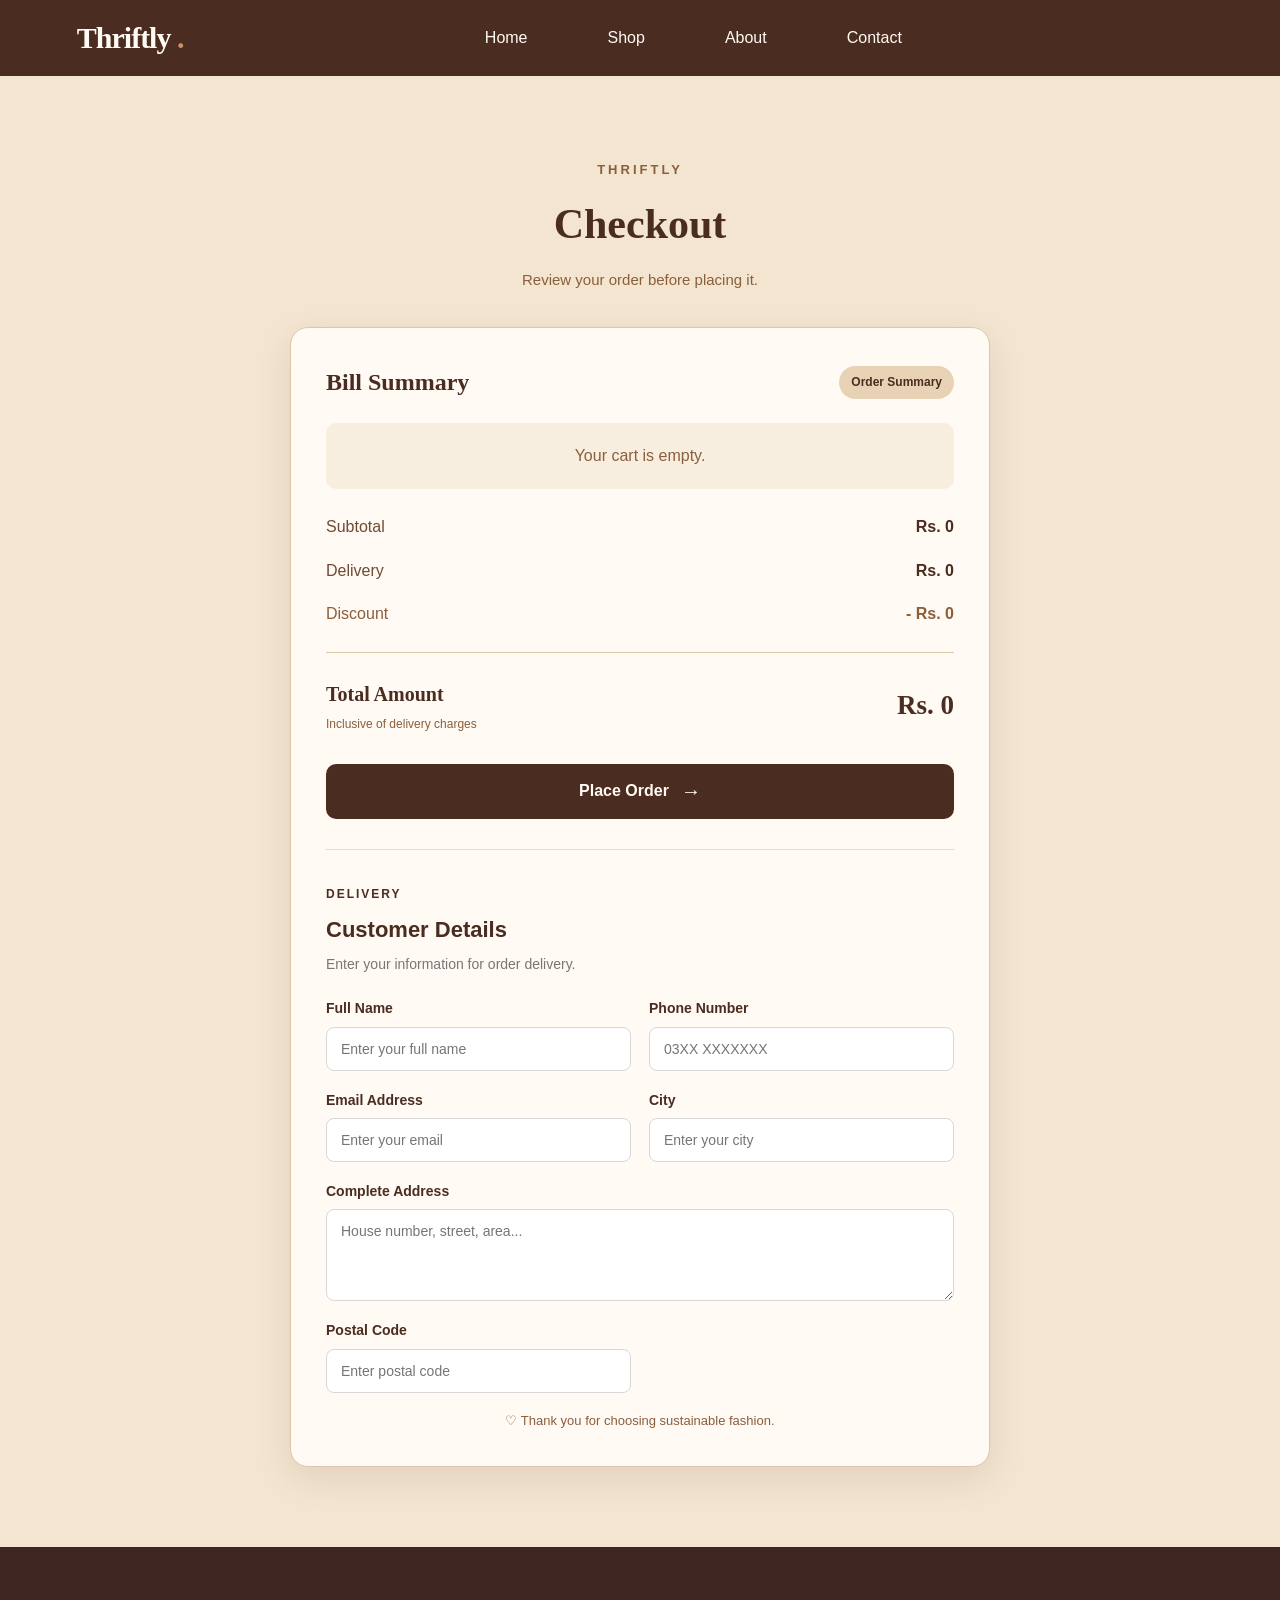
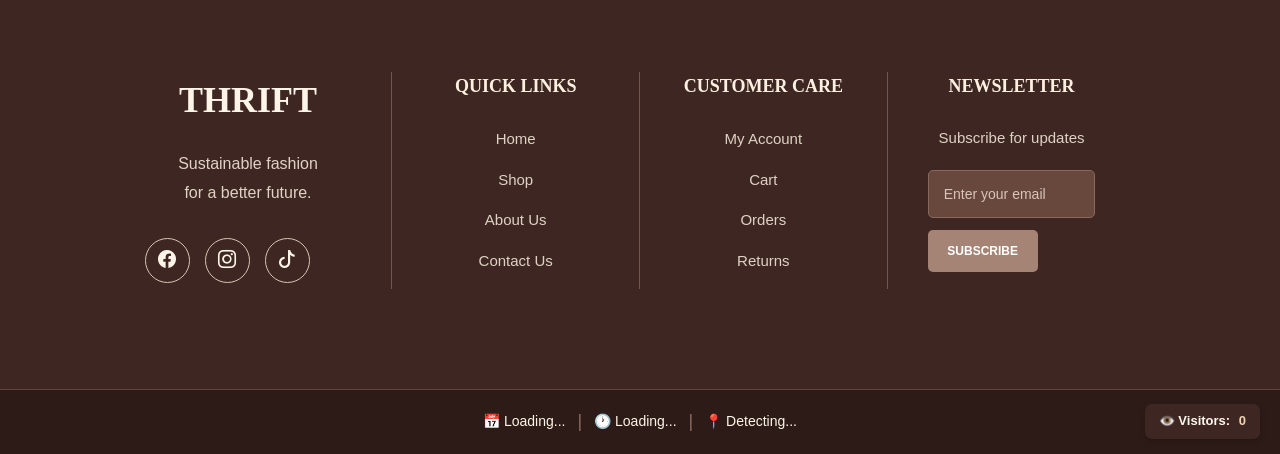
<file: cart.html>
<!DOCTYPE html>
<html lang="en">

<head>
    <meta charset="UTF-8">
    <meta name="viewport" content="width=device-width, initial-scale=1.0">

    <title>Thriftly | Sustainable Fashion</title>

    <link rel="stylesheet" href="style.css">
    <link rel="stylesheet" href="cart.css">

    <link rel="stylesheet"
        href="https://cdn.jsdelivr.net/npm/bootstrap-icons@1.11.3/font/bootstrap-icons.min.css">
</head>

<body>

    <header class="navbar" id="main-navbar">

        <div class="logo">
            <a href="index.html">Thriftly</a>
        </div>

        <nav class="nav-links" id="nav-links">

            <a href="index.html#home">
                Home
            </a>

            <a href="index.html#shop">
                Shop
            </a>

            <a href="index.html#about">
                About
            </a>

            <a href="index.html#contact">
                Contact
            </a>

        </nav>

        <!-- <button class="menu-btn" id="menu-btn" type="button">
            ☰
        </button> -->

    </header>

    <section class="checkout-section">

        <div class="checkout-container">

            <div class="checkout-header">

                <span class="checkout-label">
                    THRIFTLY
                </span>

                <h2>
                    Checkout
                </h2>

                <p>
                    Review your order before placing it.
                </p>

            </div>

            <div class="bill-card">

                <div class="bill-title">

                    <h3>
                        Bill Summary
                    </h3>

                    <span class="order-status">
                        Order Summary
                    </span>

                </div>

                <div id="checkout-products" class="checkout-products">
                </div>

                <div class="bill-details">

                    <div class="bill-row">

                        <span>
                            Subtotal
                        </span>

                        <strong id="subtotal">
                            Rs. 0
                        </strong>

                    </div>

                    <div class="bill-row">

                        <span>
                            Delivery
                        </span>

                        <strong id="delivery">
                            Rs. 250
                        </strong>

                    </div>

                    <div class="bill-row discount-row">

                        <span>
                            Discount
                        </span>

                        <strong id="discount">
                            - Rs. 500
                        </strong>

                    </div>

                </div>

                <div class="divider"></div>

                <div class="total-row">

                    <div>

                        <span>
                            Total Amount
                        </span>

                        <small>
                            Inclusive of delivery charges
                        </small>

                    </div>

                    <strong id="total">
                        Rs. 0
                    </strong>

                </div>

                <button class="checkout-btn" onclick="placeOrder()">

                    Place Order

                    <span>
                        →
                    </span>

                </button>

                <div class="billing-section" id="billing-section">

                    <div class="billing-header">

                        <span>
                            DELIVERY
                        </span>

                        <h3>
                            Customer Details
                        </h3>

                        <p>
                            Enter your information for order delivery.
                        </p>

                    </div>

                    <div class="billing-form">

                        <div class="form-group">

                            <label for="customer-name">
                                Full Name
                            </label>

                            <input type="text" id="customer-name"
                                placeholder="Enter your full name" required>

                        </div>

                        <div class="form-group">

                            <label for="customer-phone">
                                Phone Number
                            </label>

                            <input type="tel" id="customer-phone"
                                placeholder="03XX XXXXXXX" required>

                        </div>

                        <div class="form-group">

                            <label for="customer-email">
                                Email Address
                            </label>

                            <input type="email" id="customer-email"
                                placeholder="Enter your email" required>

                        </div>

                        <div class="form-group">

                            <label for="customer-city">
                                City
                            </label>

                            <input type="text" id="customer-city"
                                placeholder="Enter your city" required>

                        </div>

                        <div class="form-group full-width">

                            <label for="customer-address">
                                Complete Address
                            </label>

                            <textarea id="customer-address" rows="4"
                                placeholder="House number, street, area..."
                                required></textarea>

                        </div>

                        <div class="form-group">

                            <label for="customer-postal">
                                Postal Code
                            </label>

                            <input type="text" id="customer-postal"
                                placeholder="Enter postal code" required>

                        </div>

                    </div>

                </div>

                <div class="payment-section" id="payment-section">

                    <div class="payment-header">

                        <span>
                            PAYMENT
                        </span>

                        <h3>
                            Choose Payment Method
                        </h3>

                        <p>
                            Select your preferred payment option.
                        </p>

                    </div>

                    <div class="payment-options">

                        <label class="payment-option">

                            <input type="radio" name="payment"
                                value="Cash on Delivery">

                            <div class="payment-content">

                                <div>

                                    <h4>
                                        Cash on Delivery
                                    </h4>

                                    <p>
                                        Pay when your order arrives.
                                    </p>

                                </div>

                                <span class="payment-icon">
                                    COD
                                </span>

                            </div>

                        </label>

                        <label class="payment-option">

                            <input type="radio" name="payment"
                                value="Bank Transfer">

                            <div class="payment-content">

                                <div>

                                    <h4>
                                        Bank Transfer
                                    </h4>

                                    <p>
                                        Pay through bank transfer.
                                    </p>

                                </div>

                                <span class="payment-icon">
                                    BANK
                                </span>

                            </div>

                        </label>

                        <label class="payment-option">

                            <input type="radio" name="payment"
                                value="Easypaisa">

                            <div class="payment-content">

                                <div>

                                    <h4>
                                        Easypaisa
                                    </h4>

                                    <p>
                                        Pay using Easypaisa.
                                    </p>

                                </div>

                                <span class="payment-icon">
                                    EP
                                </span>

                            </div>

                        </label>

                    </div>

                    <button class="confirm-order-btn"
                        onclick="confirmOrder()">

                        Confirm Order

                        <span>
                            →
                        </span>

                    </button>

                </div>

                <p class="secure-text">
                    ♡ Thank you for choosing sustainable fashion.
                </p>

            </div>

        </div>

    </section>

    <footer class="footer">

        <div class="footer-container">

            <div class="footer-box brand-box">

                <h2>
                    THRIFT
                </h2>

                <p>
                    Sustainable fashion<br>
                    for a better future.
                </p>

                <div class="social-icons">

                    <a href="https://www.facebook.com/login/" target="_blank">
                        <i class="bi bi-facebook"></i>
                    </a>

                    <a href="https://www.instagram.com/accounts/login/" target="_blank">
                        <i class="bi bi-instagram"></i>
                    </a>

                    <a href="https://www.tiktok.com/login" target="_blank">
                        <i class="bi bi-tiktok"></i>
                    </a>

                </div>

            </div>

            <div class="footer-box">

                <h3>
                    QUICK LINKS
                </h3>

                <ul>

                    <li>
                        <a href="index.html#home">
                            Home
                        </a>
                    </li>

                    <li>
                        <a href="index.html#shop">
                            Shop
                        </a>
                    </li>

                    <li>
                        <a href="index.html#about">
                            About Us
                        </a>
                    </li>

                    <li>
                        <a href="index.html#contact">
                            Contact Us
                        </a>
                    </li>

                </ul>

            </div>

            <div class="footer-box">

                <h3>
                    CUSTOMER CARE
                </h3>

                <ul>

                    <li>
                        <a href="index.html#contact">
                            My Account
                        </a>
                    </li>

                    <li>
                        <a href="cart.html">
                            Cart
                        </a>
                    </li>

                    <li>
                        <a href="#">
                            Orders
                        </a>
                    </li>

                    <li>
                        <a href="#">
                            Returns
                        </a>
                    </li>

                </ul>

            </div>

            <div class="footer-box newsletter-box">

                <h3>
                    NEWSLETTER
                </h3>

                <p>
                    Subscribe for updates
                </p>

                <form id="newsletterForm">

                    <input type="email"
                        placeholder="Enter your email" required>

                    <button type="submit">
                        SUBSCRIBE
                    </button>

                </form>

            </div>

        </div>

    </footer>

    <div class="footer-bottom">

        <div class="footer-info">

            <span>
                📅
                <span id="date">
                    Loading...
                </span>
            </span>

            <span class="separator">
                |
            </span>

            <span>
                🕐
                <span id="time">
                    Loading...
                </span>
            </span>

            <span class="separator">
                |
            </span>

            <span>
                📍
                <span id="location">
                    Detecting...
                </span>
            </span>

            <div class="visitor-top">

                <span>
                    👁️ Visitors:
                </span>

                <b id="visitorCount">
                    0
                </b>

            </div>

        </div>

    </div>

    <script src="cart.js"></script>

</body>

</html>
</file>
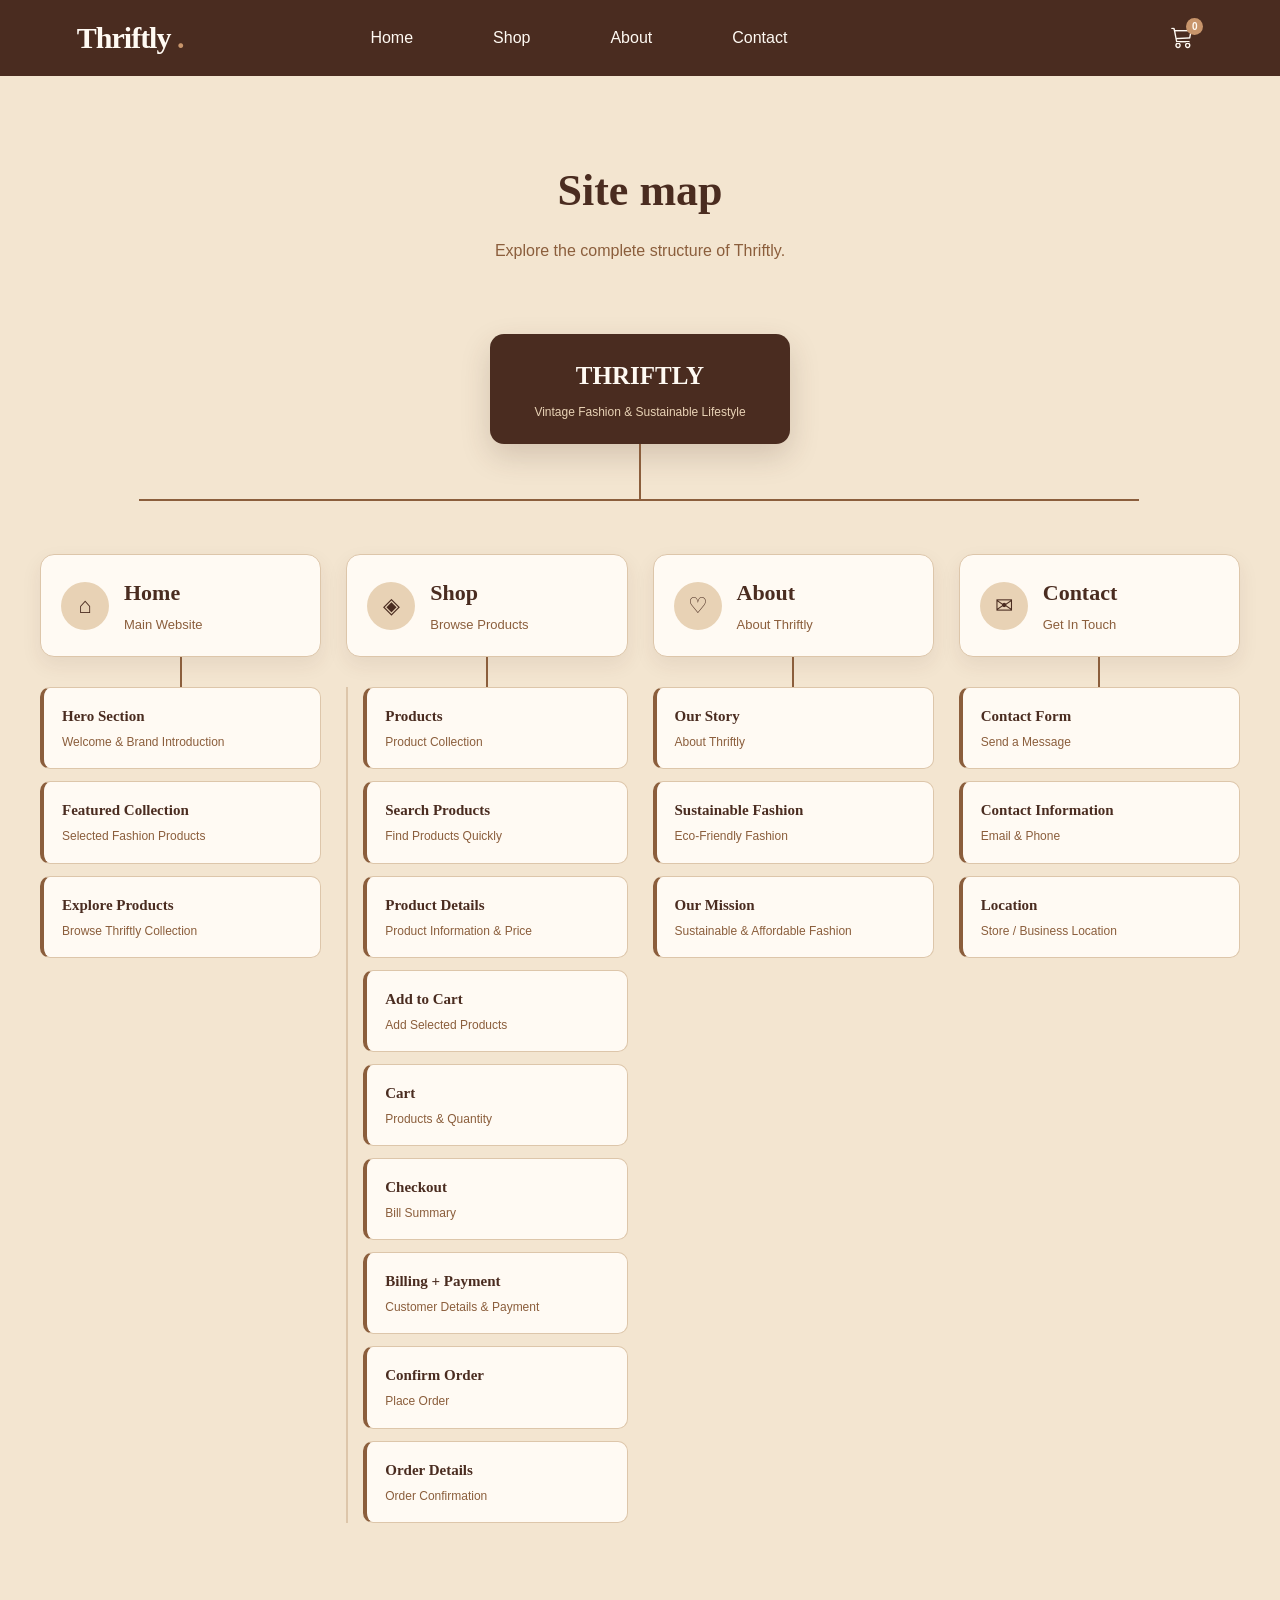
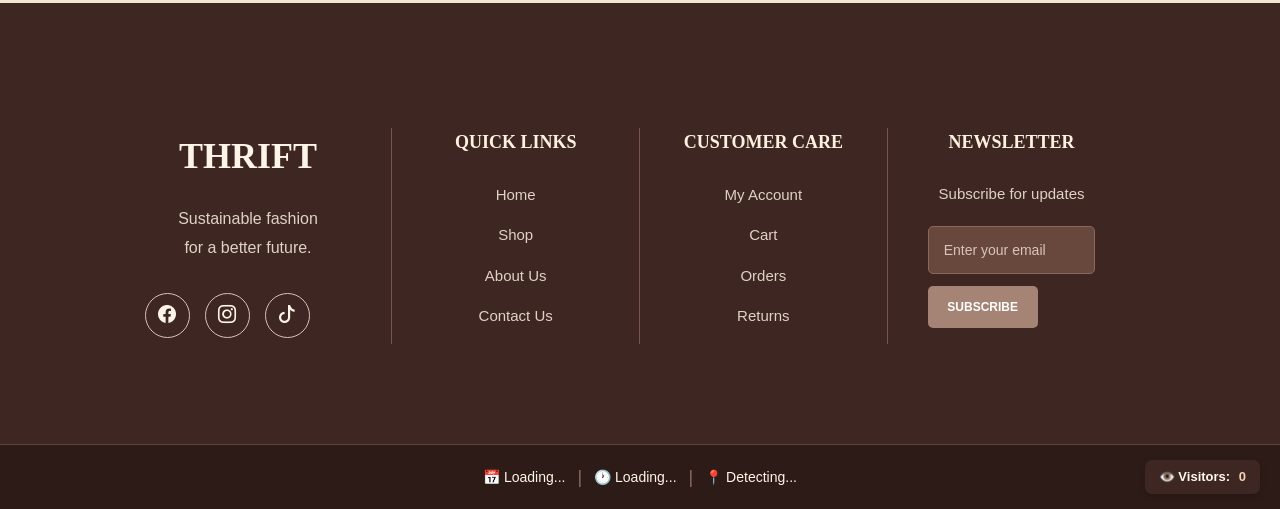
<file: sitemap.html>
<!DOCTYPE html>
<html lang="en">

<head>

    <meta charset="UTF-8">

    <meta name="viewport" content="width=device-width, initial-scale=1.0">

    <title>Thriftly | Sustainable Fashion</title>
    <link rel="stylesheet" href="style.css">
    <link rel="stylesheet" href="sitemap.css">

     <link rel="stylesheet"
        href="https://cdn.jsdelivr.net/npm/bootstrap-icons@1.11.3/font/bootstrap-icons.min.css">

</head>

<body>

    <header class="navbar" id="main-navbar">

        <div class="logo">
            Thriftly
        </div>

        <nav class="nav-links" id="nav-links">

            <a href="index.html#home">
                Home
            </a>

            <a href="index.html#shop">
                Shop
            </a>

            <a href="index.html#about">
                About
            </a>

            <a href="index.html#contact">
                Contact
            </a>

        </nav>

        <div class="nav-right">

            <a href="cart.html" class="icon-btn cart-icon">
                <i class="bi bi-cart3"></i>
                <span id="cart-count">0</span>
            </a>

        </div>

        <button class="menu-btn" id="menu-btn" type="button">
            ☰
        </button>

    </header>

    <section class="sitemap-section">

        <div class="sitemap-container">

            <div class="sitemap-header">

                <h1 class="display-1">
                    Site map
                </h1>

                <p>
                    Explore the complete structure of Thriftly.
                </p>

            </div>

            <div class="tree">

                <div class="root-node">
                    THRIFTLY
                    <small>Vintage Fashion & Sustainable Lifestyle</small>
                </div>

                <div class="main-branch"></div>

                <div class="main-pages">

                    <div class="page-branch">

                        <a href="index.html" class="page-node">

                            <span class="node-icon">⌂</span>

                            <div>
                                <h2>Home</h2>

                                <p>
                                    Main Website
                                </p>
                            </div>

                        </a>

                        <div class="sub-branch"></div>

                        <div class="children">

                            <a href="index.html" class="child-node">

                                <strong>Hero Section</strong>

                                <small>
                                    Welcome & Brand Introduction
                                </small>

                            </a>

                            <a href="index.html" class="child-node">

                                <strong>Featured Collection</strong>

                                <small>
                                    Selected Fashion Products
                                </small>

                            </a>

                            <a href="index.html" class="child-node">

                                <strong>Explore Products</strong>

                                <small>
                                    Browse Thriftly Collection
                                </small>

                            </a>

                        </div>

                    </div>

                    <div class="page-branch">

                        <a href="index.html#shop" class="page-node">

                            <span class="node-icon">◈</span>

                            <div>
                                <h2>Shop</h2>

                                <p>
                                    Browse Products
                                </p>
                            </div>

                        </a>

                        <div class="sub-branch"></div>

                        <div class="children">

                            <a href="index.html#shop" class="child-node">

                                <strong>Products</strong>

                                <small>
                                    Product Collection
                                </small>

                            </a>

                            <a href="index.html#shop" class="child-node">

                                <strong>Search Products</strong>

                                <small>
                                    Find Products Quickly
                                </small>

                            </a>

                            <a href="index.html#shop" class="child-node">

                                <strong>Product Details</strong>

                                <small>
                                    Product Information & Price
                                </small>

                            </a>

                            <a href="cart.html" class="child-node">

                                <strong>Add to Cart</strong>

                                <small>
                                    Add Selected Products
                                </small>

                            </a>

                            <a href="cart.html" class="child-node">

                                <strong>Cart</strong>

                                <small>
                                    Products & Quantity
                                </small>

                            </a>

                            <a href="cart.html" class="child-node">

                                <strong>Checkout</strong>

                                <small>
                                    Bill Summary
                                </small>

                            </a>

                            <a href="cart.html" class="child-node">

                                <strong>Billing + Payment</strong>

                                <small>
                                    Customer Details & Payment
                                </small>

                            </a>

                            <a href="cart.html" class="child-node">

                                <strong>Confirm Order</strong>

                                <small>
                                    Place Order
                                </small>

                            </a>

                            <a href="order.html" class="child-node">

                                <strong>Order Details</strong>

                                <small>
                                    Order Confirmation
                                </small>

                            </a>

                        </div>

                    </div>

                    <div class="page-branch">

                        <a href="index.html#about" class="page-node">

                            <span class="node-icon">♡</span>

                            <div>
                                <h2>About</h2>

                                <p>
                                    About Thriftly
                                </p>
                            </div>

                        </a>

                        <div class="sub-branch"></div>

                        <div class="children">

                            <a href="index.html#about" class="child-node">

                                <strong>Our Story</strong>

                                <small>
                                    About Thriftly
                                </small>

                            </a>

                            <a href="index.html#about" class="child-node">

                                <strong>Sustainable Fashion</strong>

                                <small>
                                    Eco-Friendly Fashion
                                </small>

                            </a>

                            <a href="index.html#about" class="child-node">

                                <strong>Our Mission</strong>

                                <small>
                                    Sustainable & Affordable Fashion
                                </small>

                            </a>

                        </div>

                    </div>

                    <div class="page-branch">

                        <a href="index.html#contact" class="page-node">

                            <span class="node-icon">✉</span>

                            <div>
                                <h2>Contact</h2>

                                <p>
                                    Get In Touch
                                </p>
                            </div>

                        </a>

                        <div class="sub-branch"></div>

                        <div class="children">

                            <a href="index.html#contact" class="child-node">

                                <strong>Contact Form</strong>

                                <small>
                                    Send a Message
                                </small>

                            </a>

                            <a href="index.html#contact" class="child-node">

                                <strong>Contact Information</strong>

                                <small>
                                    Email & Phone
                                </small>

                            </a>

                            <a href="index.html#contact" class="child-node">

                                <strong>Location</strong>

                                <small>
                                    Store / Business Location
                                </small>

                            </a>

                        </div>

                    </div>

                </div>

            </div>

        </div>

    </section>

    <footer class="footer">

        <div class="footer-container">

            <div class="footer-box brand-box">

                <h2>
                    THRIFT
                </h2>

                <p>
                    Sustainable fashion<br>
                    for a better future.
                </p>

                <div class="social-icons">

                    <a href="https://www.facebook.com/login/" target="_blank">
                        <i class="bi bi-facebook"></i>
                    </a>

                    <a href="https://www.instagram.com/accounts/login/" target="_blank">
                        <i class="bi bi-instagram"></i>
                    </a>

                    <a href="https://www.tiktok.com/login" target="_blank">
                        <i class="bi bi-tiktok"></i>
                    </a>

                </div>

            </div>

            <div class="footer-box">

                <h3>
                    QUICK LINKS
                </h3>

                <ul>

                    <li>
                        <a href="index.html#home">
                            Home
                        </a>
                    </li>

                    <li>
                        <a href="index.html#shop">
                            Shop
                        </a>
                    </li>

                    <li>
                        <a href="index.html#about">
                            About Us
                        </a>
                    </li>

                    <li>
                        <a href="index.html#contact">
                            Contact Us
                        </a>
                    </li>

                </ul>

            </div>

            <div class="footer-box">

                <h3>
                    CUSTOMER CARE
                </h3>

                <ul>

                    <li>
                        <a href="index.html#contact">
                            My Account
                        </a>
                    </li>

                    <li>
                        <a href="cart.html">
                            Cart
                        </a>
                    </li>

                    <li>
                        <a href="#">
                            Orders
                        </a>
                    </li>

                    <li>
                        <a href="#">
                            Returns
                        </a>
                    </li>

                </ul>

            </div>

            <div class="footer-box newsletter-box">

                <h3>
                    NEWSLETTER
                </h3>

                <p>
                    Subscribe for updates
                </p>

                <form id="newsletterForm">

                    <input type="email"
                        placeholder="Enter your email" required>

                    <button type="submit">
                        SUBSCRIBE
                    </button>

                </form>

            </div>

        </div>

    </footer>

    <div class="footer-bottom">

        <div class="footer-info">

            <span>
                📅
                <span id="date">
                    Loading...
                </span>
            </span>

            <span class="separator">
                |
            </span>

            <span>
                🕐
                <span id="time">
                    Loading...
                </span>
            </span>

            <span class="separator">
                |
            </span>

            <span>
                📍
                <span id="location">
                    Detecting...
                </span>
            </span>

            <div class="visitor-top">

                <span>
                    👁️ Visitors:
                </span>

                <b id="visitorCount">
                    0
                </b>

            </div>

        </div>

    </div>

</body>

</html>
</file>
<file: style.css>
* {
    margin: 0;
    padding: 0;
    box-sizing: border-box;
}

html {
    scroll-behavior: smooth;
}


body {
    font-family: Arial, sans-serif;
    color: #4a2c20;
    background: #f3e5d0;
    line-height: 1.6;
}

a {
    text-decoration: none;
    color: inherit;
}


.navbar {
    width: 100%;
    height: 76px;
    padding: 0 6%;
    display: flex;
    align-items: center;
    background: #4a2c20;
    position: sticky;
    top: 0;
    z-index: 100;
}

.logo {
    font-family: Georgia, serif;
    font-size: 30px;
    font-weight: 700;
    color: #fffaf3;
    letter-spacing: -1px;
    white-space: nowrap;
}

.logo::after {
    content: ".";
    color: #c8956b;
}

.nav-links {
    display: flex;
    align-items: center;
    gap: 80px;
    margin-left: auto;
    margin-right: auto;
}

.nav-links a::after {
    content: "";
    position: absolute;
    left: 0;
    bottom: -7px;
    width: 0;
    height: 2px;
    background: #c8956b;
    transition: width 0.2s ease;
}

.nav-links a:hover {
    color: #e8d2b5;
}

.nav-links a:hover::after {
    width: 100%;
}

.nav-right {
    display: flex;
    align-items: center;
    gap: 12px;
    margin-left: auto;
}

.nav-search {
    position: relative;
    display: flex;
    align-items: center;
}

.icon-btn {
    width: 42px;
    height: 42px;
    display: flex;
    align-items: center;
    justify-content: center;
    border: none;
    background: transparent;
    color: #fffaf3;
    font-size: 22px;
    cursor: pointer;
    position: relative;
    transition: color .25s ease, transform .25s ease;
}

.icon-btn:hover {
    color: #c8956b;
}

.nav-search input {
    width: 0;
    height: 38px;
    opacity: 0;
    padding: 0;
    border: none;
    outline: none;
    background: #fffaf3;
    color: #4a2c20;
    border-radius: 4px;
    transition: all 0.3s ease;
}

.nav-search.active input {
    width: 180px;
    opacity: 1;
    padding: 8px 12px;
    margin-left: 5px;
}

.cart-icon {
    position: relative;
}

#cart-count {
    position: absolute;
    top: 1px;
    right: 0;
    min-width: 17px;
    height: 17px;
    padding: 0 4px;
    display: flex;
    align-items: center;
    justify-content: center;
    border-radius: 50%;
    background: #c8956b;
    color: #fffaf3;
    font-size: 10px;
    font-weight: 700;
}

.menu-btn {
    display: none;
    border: none;
    background: transparent;
    color: #fffaf3;
    font-size: 28px;
    cursor: pointer;
}

.hero {
    position: relative;
    height: calc(100vh - 76px);
    min-height: 600px;
    overflow: hidden;
    display: flex;
    align-items: center;
    justify-content: center;
}

.hero-slider {
    position: absolute;
    inset: 0;
    width: 100%;
    height: 100%;
    display: flex;
    transition: transform 0.8s ease;
}

.hero-slider img {
    width: 100%;
    height: 100%;
    flex: 0 0 100%;
    object-fit: cover;
    object-position: center;
}

.hero-overlay {
    position: absolute;
    inset: 0;
    background: rgba(45, 25, 15, 0.48);
    z-index: 1;
}

.hero-content {
    position: relative;
    z-index: 2;
    width: 90%;
    max-width: 850px;
    text-align: center;
    color: #fffaf3;
}

.hero-tag {
    display: inline-block;
    margin-bottom: 20px;
    padding: 8px 15px;
    background: rgba(232, 210, 181, 0.9);
    color: #4a2c20;
    font-size: 12px;
    font-weight: 600;
    letter-spacing: 1.5px;
    text-transform: uppercase;
}

.hero h1 {
    margin-bottom: 25px;
    font-family: Georgia, serif;
    font-size: clamp(45px, 6vw, 78px);
    line-height: 1.05;
    font-weight: 600;
    text-shadow: 0 3px 12px rgba(0, 0, 0, 0.3);
}

.hero h1 span {
    display: block;
    color: #e8d2b5;
}

.hero-description {
    max-width: 620px;
    margin: 0 auto 32px;
    color: #fffaf3;
    font-family: Georgia, serif;
    font-size: 18px;
    font-style: italic;
    font-weight: 400;
    letter-spacing: 0.4px;
    line-height: 1.8;
    text-shadow: 0 2px 8px rgba(0, 0, 0, 0.35);
}

.shop-btn {
    display: inline-block;
    padding: 14px 30px;
    background: #4a2c20;
    color: #fffaf3;
    border: 1px solid #4a2c20;
    font-size: 14px;
    font-weight: 600;
    transition: 0.2s ease;
}

.shop-btn:hover {
    background: #8b5e3c;
    border-color: #8b5e3c;
    transform: translateY(-2px);
}

.featured-section,
.shop-section {
    padding: 90px 7%;
}

.featured-section {
    background: #fffaf3;
}

.shop-section {
    background: #f3e5d0;
}

.section-heading {
    max-width: 650px;
    margin: 0 auto 45px;
    text-align: center;
}

.small-heading {
    margin-bottom: 8px;
    color: #8b5e3c;
    font-size: 12px;
    font-weight: 600;
    text-transform: uppercase;
    letter-spacing: 1.5px;
}

.section-heading h2,
.simple-section h2 {
    color: #4a2c20;
    font-family: Georgia, serif;
    font-size: 40px;
    font-weight: 500;
}

.section-heading h2 {
    margin-bottom: 12px;
}

.section-heading>p:last-child {
    color: #76685c;
    font-size: 15px;
    line-height: 1.7;
}

.product-grid {
    display: grid;
    grid-template-columns: repeat(4, 1fr);
    gap: 24px;
}

.product-card {
    background: #fffaf3;
    border: 1px solid #ddc6aa;
    overflow: hidden;
    transition: transform 0.25s ease, box-shadow 0.25s ease;
}

.product-card:hover {
    transform: translateY(-8px);
    box-shadow: 0 14px 30px rgba(74, 44, 32, 0.14);
}

.product-image {
    height: 320px;
    overflow: hidden;
    background: #e8d2b5;
}

.product-image img {
    width: 100%;
    height: 100%;
    object-fit: cover;
    transition: transform .5s ease;
}

.product-card:hover .product-image img {
    transform: scale(1.05);
}

.product-info {
    padding: 22px;
}

.product-category {
    color: #8b5e3c;
    font-size: 11px;
    font-weight: 600;
    text-transform: uppercase;
    letter-spacing: 1.4px;
    margin-bottom: 8px;
}

.product-info h3 {
    color: #4a2c20;
    font-family: Georgia, serif;
    font-size: 21px;
    font-weight: 500;
    margin-bottom: 8px;
}

.product-price {
    color: #4a2c20;
    font-size: 17px;
    font-weight: 700;
    margin-bottom: 15px;
}

.product-details {
    display: flex;
    justify-content: space-between;
    gap: 10px;
    margin-top: 15px;
    padding: 12px 0;
    border-top: 1px solid #ddc6aa;
    border-bottom: 1px solid #ddc6aa;
    color: #76685c;
    font-size: 13px;
}

.product-actions {
    display: flex;
    gap: 8px;
    margin-top: 17px;
}

.product-actions button {
    flex: 1;
    padding: 11px 8px;
    border-radius: 3px;
    font-size: 13px;
    cursor: pointer;
    transition: all 0.2s ease;
}

.details-btn {
    border: 1px solid #8b5e3c;
    background: transparent;
    color: #6b4733;
}

.details-btn:hover {
    background: #e8d2b5;
    color: #4a2c20;
}

.cart-btn {
    border: 1px solid #4a2c20;
    background: #4a2c20;
    color: #fffaf3;
}

.cart-btn:hover {
    background: #8b5e3c;
    border-color: #8b5e3c;
}

.search-container {
    max-width: 520px;
    margin: 0 auto 40px;
    background: #fffaf3;
    border: 1px solid #ddc6aa;
}

.search-container input {
    width: 100%;
    padding: 15px 18px;
    border: none;
    outline: none;
    background: transparent;
    color: #4a2c20;
    font-size: 14px;
}

.search-container input::placeholder {
    color: #9a8775;
    font-style: italic;
}

.shop-section .search-container {
    margin-bottom: 50px;
}

.no-products {
    display: none;
    margin-top: 35px;
    text-align: center;
    color: #8b5e3c;
    font-size: 15px;
}

.simple-section {
    padding: 90px 7%;
    text-align: center;
    background: #fffaf3;
    border-top: 1px solid #ddc6aa;
}

.simple-section h2 {
    max-width: 700px;
    margin: 0 auto 18px;
    line-height: 1.2;
}

.simple-section>p:last-child {
    max-width: 680px;
    margin: 0 auto;
    color: #6f5b4d;
    font-size: 16px;
    line-height: 1.8;
}

footer {
    padding: 60px 7% 35px;
    text-align: center;
    background: #4a2c20;
    color: #f3e5d0;
}

footer .logo {
    margin-bottom: 12px;
}

footer p {
    color: #ddc6aa;
    font-size: 14px;
    margin-top: 7px;
}

@media (max-width: 1000px) {

    .navbar {
        padding: 0 4%;
    }

    .nav-links {
        gap: 20px;
    }

    .nav-links a {
        font-size: 15px;
    }

    .product-grid {
        grid-template-columns: repeat(2, 1fr);
    }
}

@media (max-width: 700px) {

    .navbar {
        height: 70px;
    }

    .logo {
        font-size: 27px;
    }

    .nav-links {
        position: absolute;
        top: 70px;
        left: 0;
        width: 100%;
        margin: 0;
        padding: 20px 5%;
        display: none;
        flex-direction: column;
        align-items: flex-start;
        gap: 18px;
        background: #4a2c20;
        border-top: 1px solid #8b5e3c;
        box-shadow: 0 8px 20px rgba(74, 44, 32, 0.25);
    }

    .nav-links.active {
        display: flex;
    }

    .nav-right {
        margin-left: auto;
        margin-right: 8px;
        gap: 5px;
    }

    .menu-btn {
        display: block;
    }

    .hero {
        height: calc(100vh - 70px);
        min-height: 580px;
    }

    .hero h1 {
        font-size: 43px;
    }

    .hero-description {
        font-size: 15px;
    }

    .product-grid {
        grid-template-columns: 1fr;
        gap: 18px;
    }
}

@media (max-width: 500px) {

    .navbar {
        padding: 0 4%;
    }

    .logo {
        font-size: 24px;
    }

    .nav-search.active input {
        position: absolute;
        right: 0;
        top: 48px;
        width: 190px;
    }

    .hero-content {
        width: 88%;
    }

    .hero h1 {
        font-size: 38px;
    }

    .hero-tag {
        font-size: 10px;
    }

    .featured-section,
    .shop-section {
        padding: 65px 5%;
    }

    .section-heading h2,
    .simple-section h2 {
        font-size: 32px;
    }

    .simple-section {
        padding: 65px 6%;
    }
}



.details-modal {
    position: fixed;
    top: 0;
    left: 0;
    width: 100%;
    height: 100%;
    background: rgba(45, 25, 15, .65);
    display: none;
    align-items: center;
    justify-content: center;
    padding: 25px;
    z-index: 1000;
}

.details-modal.active {
    display: flex;
}

.details-box {
    width: 850px;
    max-width: 100%;
    max-height: 90vh;
    overflow: auto;
    display: grid;
    grid-template-columns: 1fr 1fr;
    background: #fffaf3;
    border: 1px solid #ddc6aa;
    position: relative;
    box-shadow: 0 20px 50px rgba(74, 44, 32, .3);
}

.close-details {
    position: absolute;
    top: 12px;
    right: 15px;
    width: 38px;
    height: 38px;
    border: none;
    background: #4a2c20;
    color: #fffaf3;
    font-size: 25px;
    cursor: pointer;
    z-index: 2;
}

.details-image {
    height: 520px;
    background: #e8d2b5;
}

.details-image img {
    width: 100%;
    height: 100%;
    object-fit: cover;
}

.details-info {
    padding: 55px 40px;
    display: flex;
    flex-direction: column;
    justify-content: center;
}

.details-info h2 {
    color: #4a2c20;
    font-family: Georgia, serif;
    font-size: 34px;
    font-weight: 500;
    margin: 8px 0 15px;
}

.details-price {
    color: #4a2c20;
    font-size: 22px;
    font-weight: 700;
    margin-bottom: 25px;
}

.details-data {
    border-top: 1px solid #ddc6aa;
    border-bottom: 1px solid #ddc6aa;
    padding: 18px 0;
    margin-bottom: 25px;
}

.details-data p {
    color: #76685c;
    font-size: 15px;
    margin: 8px 0;
}

.details-data span {
    color: #4a2c20;
    font-weight: 600;
}

.modal-cart-btn {
    padding: 13px 20px;
    border: 1px solid #4a2c20;
    background: #4a2c20;
    color: #fffaf3;
    cursor: pointer;
    font-size: 14px;
}

.modal-cart-btn:hover {
    background: #8b5e3c;
    border-color: #8b5e3c;
}

@media(max-width:700px) {
    .details-box {
        grid-template-columns: 1fr;
        width: 500px;
    }

    .details-image {
        height: 350px;
    }

    .details-info {
        padding: 30px 25px;
    }

    .details-info h2 {
        font-size: 28px;
    }
}

@media(max-width:500px) {
    .details-modal {
        padding: 15px;
    }

    .details-image {
        height: 300px;
    }

    .details-info {
        padding: 25px 20px;
    }
}


.category-menu {
    position: absolute;
    top: 50px;
    right: 0;
    width: 210px;
    padding: 10px;
    display: none;
    flex-direction: column;
    gap: 4px;
    background: #fffaf3;
    border: 1px solid #ddc6aa;
    box-shadow: 0 12px 25px rgba(74, 44, 32, 0.18);
    z-index: 500;
}

.category-menu.active {
    display: flex;
}

.category-menu button {
    transition: background .2s ease, padding-left .2s ease, transform .2s ease;
}

.category-menu button:hover {
    background: #e8d2b5;
    color: #4a2c20;
    padding-left: 16px;
    transform: translateX(4px);
}


.preloader {
    position: fixed;
    inset: 0;
    background: #4a2c20;
    display: flex;
    flex-direction: column;
    align-items: center;
    justify-content: center;
    z-index: 9999;
    transition: opacity .8s ease, visibility .8s ease;
}

.preloader.hide {
    opacity: 0;
    visibility: hidden;
}

.loader-logo {
    font-family: Georgia, serif;
    font-size: 55px;
    font-weight: 700;
    color: #fffaf3;
    letter-spacing: -2px;
    animation: loaderLogo 1s ease;
}

.loader-logo span {
    color: #c8956b;
}

.loader-line {
    width: 0;
    height: 2px;
    background: #c8956b;
    margin-top: 18px;
    animation: loaderLine 1.5s ease forwards;
}

@keyframes loaderLogo {
    from {
        opacity: 0;
        transform: translateY(20px)
    }

    to {
        opacity: 1;
        transform: translateY(0)
    }
}

@keyframes loaderLine {
    from {
        width: 0
    }

    to {
        width: 100px
    }
}

.announcement-bar {
    height: 36px;
    background: #c8956b;
    color: #4a2c20;
    overflow: hidden;
    display: flex;
    align-items: center;
    white-space: nowrap;
}

.announcement-track {
    display: flex;
    gap: 55px;
    width: max-content;
    animation: announcementMove 22s linear infinite;
    font-size: 11px;
    font-weight: 700;
    letter-spacing: 1px;
}

@keyframes announcementMove {
    from {
        transform: translateX(0)
    }

    to {
        transform: translateX(-50%)
    }
}

#main-navbar {
    transition: background .3s ease, box-shadow .3s ease, transform .3s ease;
}

#main-navbar.scrolled {
    box-shadow: 0 5px 25px rgba(0, 0, 0, .2);
}

.fashion-marquee {
    height: 75px;
    background: #4a2c20;
    color: #fffaf3;
    display: flex;
    align-items: center;
    overflow: hidden;
    white-space: nowrap;
}

.fashion-marquee-track {
    display: flex;
    align-items: center;
    gap: 28px;
    width: max-content;
    animation: fashionMove 24s linear infinite;
}

.fashion-marquee span {
    font-family: Georgia, serif;
    font-size: 27px;
    letter-spacing: 3px;
}

.fashion-marquee i {
    font-size: 15px;
    color: #c8956b;
    font-style: normal;
}

@keyframes fashionMove {
    from {
        transform: translateX(0)
    }

    to {
        transform: translateX(-50%)
    }
}

.hero-content {
    animation: heroUp 1s ease .3s both;
}

@keyframes heroUp {
    from {
        opacity: 0;
        transform: translateY(35px)
    }

    to {
        opacity: 1;
        transform: translateY(0)
    }
}


.section-heading,
.simple-section {
    opacity: 0;
    transform: translateY(35px);
    transition: opacity .8s ease, transform .8s ease;
}

.section-heading.show,
.simple-section.show {
    opacity: 1;
    transform: translateY(0);
}


.product-actions button:active,
.shop-btn:active,
.modal-cart-btn:active {
    transform: scale(.96);
}

.cart-icon #cart-count.bump {
    animation: cartBump .4s ease;
}

@keyframes cartBump {
    0% {
        transform: scale(1)
    }

    50% {
        transform: scale(1.5)
    }

    100% {
        transform: scale(1)
    }
}

.details-modal {
    opacity: 0;
    visibility: hidden;
    transition: opacity .35s ease, visibility .35s ease;
}

.details-modal.active {
    opacity: 1;
    visibility: visible;
    display: flex;
}

.details-box {
    transform: translateY(30px) scale(.97);
    opacity: 0;
    transition: transform .4s ease, opacity .4s ease;
}

.details-modal.active .details-box {
    transform: translateY(0) scale(1);
    opacity: 1;
}

.close-details {
    transition: transform .2s ease, background .2s ease;
}

.close-details:hover {
    transform: rotate(90deg);
}

.category-menu {
    opacity: 0;
    visibility: hidden;
    transform: translateY(-10px);
    transition: opacity .25s ease, transform .25s ease, visibility .25s ease;
}

.category-menu.active {
    opacity: 1;
    visibility: visible;
    transform: translateY(0);
    display: flex;
}

.nav-links a {
    transition: color .25s ease, transform .25s ease;
}

.nav-links a:hover {
    transform: translateY(-2px);
}

.icon-btn:hover {
    transform: scale(1.1);
}

.search-container {
    transition: box-shadow .3s ease, transform .3s ease;
}

.search-container:focus-within {
    box-shadow: 0 8px 25px rgba(74, 44, 32, .12);
    transform: translateY(-2px);
}

.product-image {
    position: relative;
}


.product-card:hover .product-image img {
    transform: scale(1.07);
}

footer .logo {
    transition: transform .3s ease;
}

footer .logo:hover {
    transform: translateY(-3px);
}

@media(max-width:700px) {
    .announcement-bar {
        height: 32px;
    }

    .announcement-track {
        font-size: 9px;
        gap: 35px;
    }

    .fashion-marquee {
        height: 60px;
    }

    .fashion-marquee span {
        font-size: 20px;
    }

    .loader-logo {
        font-size: 42px;
    }
}


.hero-tag {
    animation: heroTag .9s ease .4s both;
}

.hero-content h1 {
    animation: heroTitle 1s ease .7s both;
}

.hero-description {
    animation: heroDescription .9s ease 1s both;
}

.hero-content .shop-btn {
    animation: heroButton .8s ease 1.3s both;
}

@keyframes heroTag {
    from {
        opacity: 0;
        transform: translateY(-25px);
    }

    to {
        opacity: 1;
        transform: translateY(0);
    }
}

@keyframes heroTitle {
    from {
        opacity: 0;
        transform: translateY(35px);
    }

    to {
        opacity: 1;
        transform: translateY(0);
    }
}

@keyframes heroDescription {
    from {
        opacity: 0;
        transform: translateY(25px);
    }

    to {
        opacity: 1;
        transform: translateY(0);
    }
}

@keyframes heroButton {
    from {
        opacity: 0;
        transform: translateY(20px) scale(.95);
    }

    to {
        opacity: 1;
        transform: translateY(0) scale(1);
    }
}

.product-card {
    opacity: 0;
    transform: translateY(50px);
    transition: opacity .7s ease, transform .7s ease;
}

.product-card.show {
    opacity: 1;
    transform: translateY(0);
}

.product-card:nth-child(even) {
    transform: translateY(60px);
}

.product-card:nth-child(even).show {
    transform: translateY(0);
}


.product-card.show:hover {
    transform: translateY(-8px);
}

.navbar .nav-links {
    display: flex;
    align-items: center;
    gap: 80px;
    margin-left: auto;
    margin-right: auto;
}

.navbar .nav-links a {
    display: block;
    color: #fffaf3;
}

@media (max-width: 700px) {
    .navbar .nav-links {
        display: none;
        position: absolute;
        top: 70px;
        left: 0;
        width: 100%;
        margin: 0;
        padding: 20px 5%;
        flex-direction: column;
        align-items: flex-start;
        gap: 18px;
        background: #4a2c20;
        border-top: 1px solid #8b5e3c;
        box-shadow: 0 8px 20px rgba(74, 44, 32, 0.25);
    }

    .navbar .nav-links.active {
        display: flex;
    }
}
















/* ABOUT US */

.about-section {
    background-color: #F3E5D0;
    padding: 60px 7%;
}

.about-container {
    max-width: 1200px;
    margin: auto;

    display: flex;

    /* IMPORTANT */
    align-items: flex-start;

    gap: 50px;
}


/* IMAGE */

.about-image {
    width: 45%;
    height: 500px;

    /* image ko normal position par rakhega */
    position: relative;
}

.about-image img {
    width: 100%;
    height: 100%;

    object-fit: cover;

    border-radius: 10px;

    display: block;
}

/*  ABOUT CONTENT */

.about-content {
    width: 55%;
}

.about-content h2 {
    font-family: Georgia, serif;
    font-size: 42px;

    color: #4A2C20;

    margin: 0 0 20px 0;
}

.about-content>p {
    color: #4A2C20;

    font-size: 16px;
    line-height: 1.7;

    margin: 0 0 15px 0;
}


/*  FEATURE CARDS*/

.about-features {
    display: grid;

    grid-template-columns: repeat(3, 1fr);

    gap: 15px;

    margin-top: 25px;
    margin-bottom: 25px;
}

.feature-card {
    background-color: #FFFAF3;

    border: 1px solid #DDC6AA;

    border-radius: 8px;

    padding: 18px;

    text-align: center;

    transition: 0.3s ease;
}

.feature-card:hover {
    transform: translateY(-5px);

    box-shadow: 0 5px 15px rgba(74, 44, 32, 0.15);
}


/*  FEATURE ICON*/

.feature-icon {
    width: 42px;
    height: 42px;

    margin: 0 auto 10px auto;

    display: flex;
    align-items: center;
    justify-content: center;

    background-color: #4A2C20;

    color: #FFFAF3;

    border-radius: 50%;

    font-size: 20px;
}


/*  FEATURE CARD HEADING*/

.feature-card h3 {
    color: #4A2C20;

    font-size: 17px;

    margin: 0 0 8px 0;
}


/* FEATURE CARD TEXT*/

.feature-card p {
    color: #4A2C20;

    font-size: 13px;

    line-height: 1.5;

    margin: 0;
}


/* LEARN MORE BUTTON*/

.learn-btn {
    display: inline-block;

    background-color: #4A2C20;

    color: #FFFAF3;

    border: none;

    padding: 12px 25px;

    border-radius: 5px;

    font-size: 15px;

    font-weight: 500;

    cursor: pointer;

    text-decoration: none;

    transition: 0.3s ease;
}

.learn-btn:hover {
    background-color: #8B5E3C;

    transform: translateY(-2px);
}

.sitemap-btn {
    display: inline-block;
    padding: 12px 25px;
    background-color: #4b2e23;
    color: #ffffff;
    border: 1px solid #4b2e23;
    border-radius: 6px;
    text-decoration: none;
    margin-left: 10px;
    transition: 0.3s ease;
}

.sitemap-btn:hover {
    background-color: transparent;
    color: #4b2e23;
}

/* EXTRA ABOUT CONTENT */

.about-more {
    display: none;

    margin-top: 20px;

    padding: 20px;

    background-color: #FFFAF3;

    border-left: 4px solid #4A2C20;

    border-radius: 6px;
}

.about-more h3 {
    color: #4A2C20;

    font-family: Georgia, serif;

    font-size: 23px;

    margin: 0 0 12px 0;
}

.about-more p {
    color: #4A2C20;

    font-size: 15px;

    line-height: 1.7;

    margin: 0 0 10px 0;
}


/* TABLET */

@media (max-width: 992px) {

    .about-container {
        gap: 35px;
    }

    .about-image {
        width: 45%;
        height: 420px;
    }

    .about-content {
        width: 55%;
    }

    .about-content h2 {
        font-size: 36px;
    }

    .about-features {
        grid-template-columns: 1fr;
    }
}


/* MOBILE*/

@media (max-width: 768px) {

    .about-section {
        padding: 50px 5%;
    }

    .about-container {
        flex-direction: column;
        gap: 30px;
    }

    .about-image {
        width: 100%;
        height: 350px;
    }

    .about-content {
        width: 100%;
    }

    .about-content h2 {
        font-size: 32px;
    }

    .about-content>p {
        font-size: 15px;
    }

    .about-features {
        grid-template-columns: 1fr;
        gap: 15px;
    }

    .learn-btn {
        width: 100%;
        box-sizing: border-box;
        text-align: center;
    }
}


/* SMALL MOBILE */

@media (max-width: 480px) {

    .about-section {
        padding: 40px 5%;
    }

    .about-image {
        height: 280px;
    }

    .about-content h2 {
        font-size: 28px;
    }

    .about-more {
        padding: 16px;
    }

    .about-more h3 {
        font-size: 20px;
    }
}

/* FEATURE CARD*/

.about-features {
    display: flex;
    gap: 15px;

    margin-top: 25px;
    margin-bottom: 25px;
}

.feature-card {
    background-color: #FFFAF3;

    width: 33.33%;

    border: 1px solid #DDC6AA;
    border-radius: 8px;

    padding: 20px;

    text-align: center;
}

.feature-icon {
    width: 45px;
    height: 45px;

    margin: auto;
    margin-bottom: 12px;

    padding-top: 10px;

    box-sizing: border-box;

    border-radius: 50%;

    background-color: #E8D2B5;
    color: #4A2C20;

    font-size: 20px;
}

.feature-card h3 {
    font-family: Georgia, serif;

    font-size: 17px;

    color: #4A2C20;

    margin-bottom: 10px;
}

.feature-card p {
    color: #8B5E3C;

    font-size: 13px;
    line-height: 1.5;

    margin: 0;
}


/* LEARN MORE BUTTON*/

.learn-btn {
    display: inline-block;

    background-color: #4A2C20;
    color: #FFFAF3;

    text-decoration: none;

    padding: 12px 25px;

    border-radius: 5px;

    font-size: 15px;

    transition: 0.3s;
}

.learn-btn:hover {
    background-color: #8B5E3C;
}

/* CONTACT US*/

#contact {
    scroll-margin-top: 120px;
}

.contact-section {
    background-color: #E8D2B5;
    padding: 60px 7%;
}

.contact-container {
    max-width: 1100px;
    margin: 0 auto;

    display: flex;
    align-items: flex-start;
    gap: 60px;
}


/*CONTACT INFORMATION*/

.contact-info {
    width: 50%;
}

.contact-info h2 {
    font-family: Georgia, serif;
    color: #4A2C20;
    font-size: 40px;
    margin: 0 0 20px 0;
}

.contact-info>p {
    color: #4A2C20;
    font-size: 16px;
    line-height: 1.7;
    margin-bottom: 25px;
}

.contact-details p {
    color: #4A2C20;
    margin-bottom: 15px;
    line-height: 1.5;
}

.contact-details strong {
    color: #4A2C20;
}


/*  CONTACT FORM */

.contact-form {
    width: 50%;
}

.contact-form form {
    width: 100%;
    display: flex;
    flex-direction: column;
}


/* LABEL */

.contact-form label {
    color: #4A2C20;
    font-size: 15px;
    font-weight: bold;

    margin-bottom: 6px;
}


/* INPUT + TEXTAREA */

.contact-form input,
.contact-form textarea {
    width: 100%;
    box-sizing: border-box;

    padding: 12px;

    margin-bottom: 18px;

    border: 1px solid #C9AB8A;
    border-radius: 5px;

    background-color: #FFFAF3;

    color: #4A2C20;
    font-size: 14px;

    outline: none;
}


/* INPUT FOCUS */

.contact-form input:focus,
.contact-form textarea:focus {
    border-color: #4A2C20;
}


/* TEXTAREA */

.contact-form textarea {
    min-height: 120px;
    resize: vertical;
}


/*  SEND BUTTON */

.contact-form button {
    width: 100%;

    background-color: #4A2C20;
    color: #FFFAF3;

    border: none;
    border-radius: 5px;

    padding: 13px 20px;

    font-size: 15px;
    font-weight: 500;

    cursor: pointer;

    transition: 0.3s ease;
}

.contact-form button:hover {
    background-color: #8B5E3C;
}


/* MOBILE */

@media (max-width: 768px) {

    .contact-section {
        padding: 45px 5%;
    }

    .contact-container {
        flex-direction: column;
        gap: 35px;
    }

    .contact-info,
    .contact-form {
        width: 100%;
    }

    .contact-info h2 {
        font-size: 32px;
    }

    .contact-form input,
    .contact-form textarea {
        width: 100%;
    }

    .contact-form button {
        width: 100%;
    }
}


/*  PERSONALIZATION*/

.personalization-section {
    background-color: #F3E5D0;

    padding: 70px 20px;

    text-align: center;
}

.personalization-box {
    max-width: 600px;

    margin: auto;
}

.personalization-box h2 {
    font-family: Georgia, serif;

    color: #4A2C20;

    font-size: 32px;

    margin-bottom: 15px;
}

.personalization-box p {
    color: #8B5E3C;

    margin-bottom: 20px;
}

.personalization-box input {
    padding: 11px;

    width: 250px;

    border: 1px solid #DDC6AA;

    border-radius: 5px;

    background-color: #FFFAF3;

    box-sizing: border-box;
}

.personalization-box button {
    padding: 11px 20px;

    margin-left: 5px;

    border: none;

    border-radius: 5px;

    background-color: #4A2C20;

    color: #FFFAF3;

    cursor: pointer;

    transition: 0.3s;
}

.personalization-box button:hover {
    background-color: #8B5E3C;
}


/*WELCOME SCREEN*/

.welcome-section {
    display: none;

    min-height: 400px;

    background-color: #FFFAF3;

    text-align: center;

    padding: 70px 20px;

    box-sizing: border-box;
}

.welcome-box {
    max-width: 700px;

    margin: auto;
}

.welcome-box h1 {
    font-family: Georgia, serif;

    color: #4A2C20;

    font-size: 45px;

    margin-bottom: 20px;
}

.welcome-box p {
    color: #8B5E3C;

    font-size: 17px;

    margin-bottom: 25px;
}

.welcome-box button {
    padding: 12px 25px;

    border: none;

    border-radius: 5px;

    background-color: #4A2C20;

    color: #FFFAF3;

    cursor: pointer;

    transition: 0.3s;
}

.welcome-box button:hover {
    background-color: #8B5E3C;
}


/*  VISITOR MAP*/

.visitor-map-section {
    background-color: #F3E5D0;

    padding: 30px 0;
}

.map-container {
    width: 86%;

    margin: 30px auto;

    background-color: white;

    border: 2px solid #6f4e37;

    border-radius: 10px;

    overflow: hidden;

    box-shadow:
        0 3px 15px rgba(75, 46, 31, 0.15);

    box-sizing: border-box;
}

.map-title {
    padding: 14px 18px;

    background-color: #6f4e37;

    color: white;

    font-size: 18px;

    font-weight: bold;
}

#map {
    width: 100%;
    height: 450px;
    position: relative;
    z-index: 1;
}


/* MAP LOCATION LABEL */

.location-label {
    background: white;

    border: 1px solid #6f4e37;

    border-radius: 5px;

    padding: 5px 8px;

    color: #4b2e1f;

    font-size: 12px;

    font-weight: bold;

    box-shadow:
        0 2px 5px rgba(0, 0, 0, 0.2);
}


/*  FOOTER*/

.footer {
    background-color: #3e2723;

    color: #fff8f0;

    width: 100%;
}


/* FOOTER CONTAINER */

.footer-container {
    width: 90%;

    max-width: 1400px;

    margin: auto;

    padding: 65px 0;

    display: grid;

    grid-template-columns: repeat(4, 1fr);
}


/* FOOTER BOX */

.footer-box {
    padding: 0 40px;

    border-right: 1px solid #76564a;
}

.footer-box:first-child {
    padding-left: 0;
}

.footer-box:last-child {
    border-right: none;
}


/* BRAND */

.brand-box h2 {
    font-family: Georgia, serif;

    font-size: 36px;

    font-weight: bold;

    color: #fff4e8;

    margin-bottom: 20px;
}

.brand-box p {
    color: #e1d1c4;

    font-size: 16px;

    line-height: 1.8;

    margin: 0;
}


/* FOOTER HEADINGS */

.footer-box h3 {
    font-family: Georgia, serif;

    font-size: 18px;

    color: #fff0df;

    margin-bottom: 25px;
}


/* FOOTER LINKS */

.footer-box ul {
    list-style: none;

    padding: 0;

    margin: 0;
}

.footer-box ul li {
    margin-bottom: 15px;
}

.footer-box ul li a {
    color: #e1d1c4;

    text-decoration: none;

    font-size: 15px;

    transition: 0.3s;
}

.footer-box ul li a:hover {
    color: #d6a98c;

    padding-left: 5px;
}


/*SOCIAL ICONS */

.social-icons {
    display: flex;

    gap: 15px;

    margin-top: 30px;
}

.social-icons a {
    width: 45px;
    height: 45px;

    border: 1px solid #d8c2b4;

    border-radius: 50%;

    display: flex;

    align-items: center;
    justify-content: center;

    color: #fff4e8;

    font-size: 18px;

    text-decoration: none;

    transition: 0.3s;
}

.social-icons a:hover {
    background-color: #d6a98c;

    color: #3e2723;

    border-color: #d6a98c;
}


/* NEWSLETTER */

.newsletter-box p {
    color: #e1d1c4;

    font-size: 15px;

    margin-bottom: 20px;
}

.newsletter-box form {
    display: flex;

    flex-direction: column;

    gap: 12px;
}

.newsletter-box input {
    width: 100%;

    height: 48px;

    box-sizing: border-box;

    padding: 0 15px;

    background-color: #68483d;

    border: 1px solid #89695d;

    border-radius: 5px;

    color: white;

    outline: none;

    font-size: 14px;
}

.newsletter-box input::placeholder {
    color: #d8c5b8;
}

.newsletter-box input:focus {
    border-color: #d6a98c;
}

.newsletter-box button {
    width: 110px;

    height: 42px;

    background-color: #a58475;

    border: none;

    border-radius: 5px;

    color: white;

    font-size: 12px;

    font-weight: bold;

    cursor: pointer;

    transition: 0.3s;
}

.newsletter-box button:hover {
    background-color: #c09b88;
}

/* =========================
   DATE + TIME + LOCATION + VISITOR
   FOOTER BOTTOM ROW
========================= */

.footer-bottom {
    width: 100%;
    min-height: 65px;

    padding: 15px 20px;

    box-sizing: border-box;

    display: flex;
    justify-content: center;
    align-items: center;

    background-color: #2d1b17;

    border-top: 1px solid #60443a;

    margin: 0;
}

.footer-info {
    display: flex;

    align-items: center;
    justify-content: center;

    gap: 12px;

    color: #fff4e8;

    font-size: 14px;

    text-align: center;

    flex-wrap: wrap;
}

.footer-info span {
    white-space: nowrap;
}

.separator {
    color: #8c6a5d;

    font-size: 18px;
}

/*  DATE + TIME + LOCATION
   + VISITOR COUNT*/

.footer-bottom {
    width: 100%;
    min-height: 65px;

    padding: 15px 20px;

    box-sizing: border-box;

    display: flex;
    align-items: center;

    background-color: #2d1b17;

    border-top: 1px solid #60443a;

    margin: 0;
}

/* Date + Time + Location - CENTER */
.footer-info {
    width: 100%;

    display: flex;

    align-items: center;
    justify-content: center;

    gap: 12px;

    color: #fff4e8;

    font-size: 14px;

    text-align: center;

    flex-wrap: wrap;
}

.footer-info span {
    white-space: nowrap;
}

/* Separators */
.separator {
    color: #8c6a5d;

    font-size: 18px;
}

/*VISITOR COUNT - RIGHT*/

.visitor-top {
    position: absolute;

    right: 20px;

    padding: 7px 14px;

    background-color: #3e2723;

    color: #fff8f0;

    border-radius: 7px;

    font-size: 13px;

    font-weight: bold;

    box-shadow: 0 2px 6px rgba(0, 0, 0, 0.2);

    z-index: 10;
}

.visitor-top b {
    margin-left: 5px;

    color: #f1d3b3;
}

/* MOBILE*/

@media (max-width: 768px) {

    .footer-bottom {
        min-height: 90px;

        padding: 15px 10px;
    }

    .footer-info {
        gap: 8px;

        padding-right: 0;
    }

    .visitor-top {
        position: static;

        width: 100%;

        text-align: center;

        margin-top: 8px;
    }
}

/* TABLET */

@media (max-width: 992px) {

    /* ABOUT */

    .about-container {
        flex-direction: column;
    }

    .about-image {
        width: 100%;

        height: 400px;
    }

    .about-content {
        width: 100%;
    }


    /* CONTACT */

    .contact-container {
        flex-direction: column;
    }

    .contact-info,
    .contact-form {
        width: 100%;
    }


    /* FOOTER */

    .footer-container {
        grid-template-columns: repeat(2, 1fr);

        row-gap: 40px;
    }

    .footer-box {
        border-right: none;
    }

    .footer-box:nth-child(1),
    .footer-box:nth-child(2) {
        border-bottom: 1px solid #76564a;

        padding-bottom: 35px;
    }
}


/* MOBILE */

@media (max-width: 600px) {

    /* VISITOR */

    .visitor-top {
        padding: 9px 5%;

        font-size: 12px;
    }


    /* ABOUT */

    .about-section {
        padding: 45px 5%;
    }

    .about-image {
        height: 300px;
    }

    .about-content h2 {
        font-size: 34px;
    }

    .about-content>p {
        font-size: 14px;
    }

    .about-features {
        flex-direction: column;
    }

    .feature-card {
        width: 100%;

        box-sizing: border-box;
    }

    .learn-btn {
        width: 100%;

        text-align: center;

        box-sizing: border-box;
    }


    /* CONTACT */

    .contact-section {
        padding: 45px 5%;
    }

    .contact-info h2 {
        font-size: 32px;
    }


    /* PERSONALIZATION */

    .personalization-section {
        padding: 60px 20px;
    }

    .personalization-box h2 {
        font-size: 28px;
    }

    .personalization-box input {
        width: 100%;

        margin-bottom: 10px;
    }

    .personalization-box button {
        width: 100%;

        margin-left: 0;
    }


    /* WELCOME */

    .welcome-section {
        min-height: 350px;

        padding: 60px 20px;
    }

    .welcome-box h1 {
        font-size: 34px;
    }

    .welcome-box p {
        font-size: 15px;
    }


    /* MAP */

    .visitor-map-section {
        padding: 20px 0;
    }

    .map-container {
        width: 90%;

        margin: 20px auto;
    }

    .map-title {
        font-size: 15px;

        padding: 11px;
    }

    #map {
        height: 250px;
    }


    /* FOOTER */

    .footer-container {
        width: 85%;

        grid-template-columns: 1fr;

        padding: 40px 0;
    }

    .footer-box {
        padding: 25px 0;

        border-right: none;

        border-bottom: 1px solid #76564a;
    }

    .footer-box:first-child {
        padding-left: 0;
    }

    .footer-box:last-child {
        border-bottom: none;
    }


    /* FOOTER BOTTOM */

    .footer-bottom {
        min-height: 65px;

        padding: 15px 10px;
    }

    .footer-info {
        gap: 7px;

        font-size: 11px;
    }

    .separator {
        display: none;
    }
}
</file>
<file: cart.css>
* {
    box-sizing: border-box;
    margin: 0;
    padding: 0;
}

body {
    margin: 0;
}

.checkout-section {
    width: 100%;
    min-height: 100vh;
    padding: 80px 20px;
    background: #F3E5D0;
    font-family: Arial, Helvetica, sans-serif;
    color: #4A2C20;
}

.checkout-container {
    width: 100%;
    max-width: 700px;
    margin: 0 auto;
}

.checkout-header {
    text-align: center;
    margin-bottom: 35px;
}

.checkout-label {
    display: inline-block;
    margin-bottom: 10px;
    color: #8B5E3C;
    font-size: 13px;
    font-weight: 700;
    letter-spacing: 3px;
}

.checkout-header h2 {
    margin: 0;
    color: #4A2C20;
    font-family: Georgia, "Times New Roman", serif;
    font-size: 42px;
    font-weight: 700;
}

.checkout-header p {
    margin-top: 10px;
    color: #8B5E3C;
    font-size: 15px;
}

.bill-card {
    width: 100%;
    padding: 35px;
    background: #FFFAF3;
    border: 1px solid #DDC6AA;
    border-radius: 18px;
    box-shadow: 0 12px 35px rgba(74, 44, 32, 0.10);
}

.bill-title {
    display: flex;
    justify-content: space-between;
    align-items: center;
    gap: 15px;
    padding-bottom: 22px;
}

.bill-title h3 {
    margin: 0;
    color: #4A2C20;
    font-family: Georgia, "Times New Roman", serif;
    font-size: 24px;
}

.order-status {
    padding: 7px 12px;
    border-radius: 20px;
    background: #E8D2B5;
    color: #4A2C20;
    font-size: 12px;
    font-weight: 600;
    white-space: nowrap;
}

.checkout-products {
    display: flex;
    flex-direction: column;
    gap: 12px;
    margin-bottom: 25px;
}

.checkout-product {
    display: flex;
    justify-content: space-between;
    align-items: center;
    gap: 15px;
    padding: 12px;
    background: #F8EEDF;
    border: 1px solid #E5CEB3;
    border-radius: 12px;
}

.product-info {
    display: flex;
    align-items: center;
    gap: 12px;
    min-width: 0;
}

.product-info img {
    width: 65px;
    height: 65px;
    object-fit: cover;
    border-radius: 8px;
    flex-shrink: 0;
}

.product-info h4 {
    margin: 0 0 5px;
    color: #4A2C20;
    font-size: 15px;
    overflow: hidden;
    text-overflow: ellipsis;
    white-space: nowrap;
}

.product-info p {
    margin: 0;
    color: #8B5E3C;
    font-size: 13px;
}

.checkout-product>strong {
    color: #4A2C20;
    font-size: 15px;
    white-space: nowrap;
}

.empty-cart {
    padding: 20px;
    text-align: center;
    color: #8B5E3C;
    background: #F8EEDF;
    border-radius: 10px;
}

.bill-details {
    display: flex;
    flex-direction: column;
    gap: 18px;
}

.bill-row {
    display: flex;
    justify-content: space-between;
    align-items: center;
    color: #6F4A35;
    font-size: 16px;
}

.bill-row strong {
    color: #4A2C20;
    font-size: 16px;
}

.discount-row span,
.discount-row strong {
    color: #8B5E3C;
}

.divider {
    width: 100%;
    height: 1px;
    margin: 25px 0;
    background: #DDC6AA;
}

.total-row {
    display: flex;
    justify-content: space-between;
    align-items: center;
    gap: 20px;
}

.total-row div {
    display: flex;
    flex-direction: column;
    gap: 5px;
}

.total-row span {
    color: #4A2C20;
    font-family: Georgia, "Times New Roman", serif;
    font-size: 20px;
    font-weight: 700;
}

.total-row small {
    color: #8B5E3C;
    font-size: 12px;
}

.total-row>strong {
    color: #4A2C20;
    font-family: Georgia, "Times New Roman", serif;
    font-size: 27px;
    white-space: nowrap;
}

.checkout-btn {
    width: 100%;
    margin-top: 30px;
    padding: 16px 22px;
    border: none;
    border-radius: 10px;
    background: #4A2C20;
    color: #FFFAF3;
    font-size: 16px;
    font-weight: 600;
    cursor: pointer;
    display: flex;
    justify-content: center;
    align-items: center;
    gap: 12px;
    transition: all 0.3s ease;
}

.checkout-btn span {
    font-size: 20px;
    transition: transform 0.3s ease;
}

.checkout-btn:hover {
    background: #8B5E3C;
    transform: translateY(-2px);
}

.checkout-btn:hover span {
    transform: translateX(5px);
}

.secure-text {
    margin: 18px 0 0;
    text-align: center;
    color: #8B5E3C;
    font-size: 13px;
}

.quantity-control {
    display: flex;
    align-items: center;
    gap: 10px;
    margin-top: 8px;
}

.quantity-btn {
    width: 32px;
    height: 32px;
    border: 1px solid #ddd;
    background: white;
    color: #222;
    border-radius: 6px;
    font-size: 20px;
    font-weight: bold;
    cursor: pointer;
    display: flex;
    align-items: center;
    justify-content: center;
}

.quantity-btn:hover {
    background: #222;
    color: white;
}

.quantity {
    min-width: 25px;
    text-align: center;
    font-weight: 600;
}

.payment-section {
    display: none;
    margin-top: 25px;
    padding: 30px;
    background: #FFFAF3;
    border: 1px solid #DDC6AA;
    border-radius: 18px;
    box-shadow: 0 12px 35px rgba(74, 44, 32, 0.10);
}

.payment-header {
    margin-bottom: 22px;
}

.payment-header span {
    color: #8B5E3C;
    font-size: 11px;
    font-weight: 700;
    letter-spacing: 2px;
}

.payment-header h3 {
    margin: 7px 0;
    color: #4A2C20;
    font-family: Georgia, "Times New Roman", serif;
    font-size: 25px;
}

.payment-header p {
    color: #8B5E3C;
    font-size: 14px;
}

.payment-options {
    display: flex;
    flex-direction: column;
    gap: 12px;
}

.payment-option {
    display: block;
    cursor: pointer;
}

.payment-option input {
    display: none;
}

.payment-content {
    display: flex;
    justify-content: space-between;
    align-items: center;
    gap: 15px;
    padding: 17px;
    background: #F8EEDF;
    border: 1px solid #E5CEB3;
    border-radius: 12px;
    transition: all 0.25s ease;
}

.payment-content h4 {
    margin: 0 0 5px;
    color: #4A2C20;
    font-size: 15px;
}

.payment-content p {
    margin: 0;
    color: #8B5E3C;
    font-size: 12px;
}

.payment-option input:checked+.payment-content {
    border-color: #8B5E3C;
    background: #E8D2B5;
    box-shadow: 0 0 0 2px rgba(139, 94, 60, 0.12);
}

.payment-icon {
    min-width: 45px;
    height: 35px;
    display: flex;
    align-items: center;
    justify-content: center;
    border-radius: 7px;
    background: #4A2C20;
    color: #FFFAF3;
    font-size: 10px;
    font-weight: 700;
}

.confirm-order-btn {
    width: 100%;
    margin-top: 22px;
    padding: 15px 20px;
    border: none;
    border-radius: 10px;
    background: #4A2C20;
    color: #FFFAF3;
    font-size: 15px;
    font-weight: 600;
    cursor: pointer;
    display: flex;
    justify-content: center;
    align-items: center;
    gap: 10px;
    transition: all 0.3s ease;
}

.confirm-order-btn:hover {
    background: #8B5E3C;
    transform: translateY(-2px);
}

.confirm-order-btn span {
    font-size: 20px;
    transition: transform 0.3s ease;
}

.confirm-order-btn:hover span {
    transform: translateX(5px);
}

.billing-section {
    margin-top: 30px;
    padding-top: 30px;
    border-top: 1px solid #ddd;
}

.billing-header {
    margin-bottom: 22px;
}

.billing-header span {
    font-size: 12px;
    letter-spacing: 2px;
    font-weight: 600;
}

.billing-header h3 {
    margin: 6px 0;
    font-size: 22px;
}

.billing-header p {
    margin: 0;
    color: #777;
    font-size: 14px;
}

.billing-form {
    display: grid;
    grid-template-columns: 1fr 1fr;
    gap: 18px;
}

.form-group {
    display: flex;
    flex-direction: column;
}

.form-group.full-width {
    grid-column: 1 / -1;
}

.form-group label {
    margin-bottom: 7px;
    font-size: 14px;
    font-weight: 600;
}

.form-group input,
.form-group textarea {
    width: 100%;
    box-sizing: border-box;
    padding: 13px 14px;
    border: 1px solid #d8d8d8;
    border-radius: 8px;
    background: #fff;
    font-family: inherit;
    font-size: 14px;
    outline: none;
    transition: 0.2s ease;
}

.form-group textarea {
    resize: vertical;
}

.form-group input:focus,
.form-group textarea:focus {
    border-color: #222;
}

@media (max-width: 768px) {
    .checkout-section {
        padding: 60px 18px;
    }

    .checkout-header h2 {
        font-size: 36px;
    }

    .bill-card {
        padding: 28px;
    }
}

@media (max-width: 600px) {
    .billing-form {
        grid-template-columns: 1fr;
    }

    .form-group.full-width {
        grid-column: auto;
    }
}

@media (max-width: 480px) {
    .checkout-section {
        padding: 40px 12px;
    }

    .checkout-header {
        margin-bottom: 25px;
    }

    .checkout-label {
        font-size: 11px;
        letter-spacing: 2px;
    }

    .checkout-header h2 {
        font-size: 30px;
    }

    .checkout-header p {
        font-size: 13px;
        line-height: 1.5;
    }

    .bill-card {
        padding: 20px 15px;
        border-radius: 14px;
    }

    .bill-title {
        align-items: flex-start;
        flex-direction: column;
    }

    .bill-title h3 {
        font-size: 21px;
    }

    .order-status {
        font-size: 11px;
    }

    .checkout-product {
        padding: 10px;
    }

    .product-info img {
        width: 55px;
        height: 55px;
    }

    .product-info h4 {
        max-width: 130px;
        font-size: 14px;
    }

    .product-info p {
        font-size: 12px;
    }

    .checkout-product>strong {
        font-size: 13px;
    }

    .bill-row {
        font-size: 14px;
    }

    .bill-row strong {
        font-size: 14px;
    }

    .total-row {
        align-items: flex-start;
        flex-direction: column;
        gap: 10px;
    }

    .total-row span {
        font-size: 19px;
    }

    .total-row>strong {
        font-size: 25px;
    }

    .checkout-btn {
        padding: 15px;
        font-size: 15px;
    }

    .secure-text {
        font-size: 12px;
        line-height: 1.5;
    }

    .payment-section {
        padding: 20px 15px;
        border-radius: 14px;
    }

    .payment-header h3 {
        font-size: 21px;
    }

    .payment-content {
        padding: 14px;
    }

    .payment-content h4 {
        font-size: 14px;
    }

    .payment-content p {
        font-size: 11px;
    }
}

@media (max-width: 350px) {
    .checkout-section {
        padding: 30px 8px;
    }

    .bill-card {
        padding: 16px 12px;
    }

    .checkout-product {
        gap: 8px;
    }

    .product-info {
        gap: 8px;
    }

    .product-info img {
        width: 48px;
        height: 48px;
    }

    .product-info h4 {
        max-width: 100px;
    }

    .checkout-product>strong {
        font-size: 12px;
    }
}
</file>
<file: sitemap.css>
:root {

    --dark-brown: #4A2C20;
    --medium-brown: #8B5E3C;
    --warm-beige: #F3E5D0;
    --soft-beige: #E8D2B5;
    --cream: #FFFAF3;
    --border-brown: #DDC6AA;

}

* {

    margin: 0;
    padding: 0;
    box-sizing: border-box;

}

body {

    background: var(--warm-beige);
    color: var(--dark-brown);
    font-family: Arial, sans-serif;

}

.sitemap-section {

    min-height: 100vh;
    padding: 80px 40px;
    background: var(--warm-beige);

}

.sitemap-container {

    max-width: 1250px;
    margin: auto;

}

.sitemap-header {

    text-align: center;
    margin-bottom: 70px;

}

.sitemap-header span {

    display: block;
    color: var(--medium-brown);
    font-size: 14px;
    font-weight: bold;
    letter-spacing: 4px;
    margin-bottom: 10px;

}

.sitemap-header h1 {

    font-family: Georgia, serif;
    color: var(--dark-brown);
    font-size: 44px;
    margin-bottom: 12px;

}

.sitemap-header p {

    color: var(--medium-brown);
    font-size: 16px;

}

.tree {

    position: relative;

}

.root-node {

    width: 300px;
    margin: auto;
    padding: 22px 25px;
    text-align: center;
    background: var(--dark-brown);
    color: var(--cream);
    border-radius: 14px;
    font-family: Georgia, serif;
    font-size: 25px;
    font-weight: bold;
    box-shadow:
        0 12px 30px rgba(74, 44, 32, 0.18);

}

.root-node small {

    display: block;
    margin-top: 7px;
    color: var(--soft-beige);
    font-family: Arial, sans-serif;
    font-size: 12px;
    font-weight: normal;

}

.main-branch {

    width: 2px;
    height: 55px;
    background: var(--medium-brown);
    margin: auto;
    position: relative;

}

.main-branch::after {

    content: "";
    position: absolute;
    top: 55px;
    left: -500px;
    width: 1000px;
    height: 2px;
    background: var(--medium-brown);

}

.main-pages {

    display: grid;
    grid-template-columns: repeat(4, 1fr);
    gap: 25px;
    margin-top: 55px;
    position: relative;

}

.page-branch {

    position: relative;
    text-align: center;

}

.page-node {

    min-height: 100px;
    padding: 20px;
    display: flex;
    align-items: center;
    gap: 15px;
    text-align: left;
    text-decoration: none;
    background: var(--cream);
    border: 1px solid var(--border-brown);
    border-radius: 14px;
    color: var(--dark-brown);
    box-shadow:
        0 8px 20px rgba(74, 44, 32, 0.08);
    transition: 0.3s ease;

}

.page-node:hover {

    transform: translateY(-6px);
    background: var(--soft-beige);
    border-color: var(--medium-brown);

}

.page-node h2 {

    font-family: Georgia, serif;
    font-size: 22px;
    margin-bottom: 5px;

}

.page-node p {

    color: var(--medium-brown);
    font-size: 13px;

}

.node-icon {

    width: 48px;
    height: 48px;
    flex-shrink: 0;
    display: flex;
    align-items: center;
    justify-content: center;
    border-radius: 50%;
    background: var(--soft-beige);
    color: var(--dark-brown);
    font-size: 22px;

}

.sub-branch {

    width: 2px;
    height: 30px;
    background: var(--medium-brown);
    margin: auto;

}

.children {

    display: flex;
    flex-direction: column;
    gap: 12px;

}

.child-node {

    display: block;
    padding: 16px 18px;
    text-align: left;
    text-decoration: none;
    background: var(--cream);
    border: 1px solid var(--border-brown);
    border-left: 4px solid var(--medium-brown);
    border-radius: 10px;
    color: var(--dark-brown);
    transition: 0.3s ease;

}

.child-node:hover {

    background: var(--soft-beige);
    border-left-color: var(--dark-brown);
    transform: translateX(5px);

}

.child-node strong {

    display: block;
    font-family: Georgia, serif;
    font-size: 15px;
    margin-bottom: 5px;

}

.child-node small {

    display: block;
    color: var(--medium-brown);
    font-size: 12px;

}

.page-branch:nth-child(2) {

    position: relative;

}

.page-branch:nth-child(2) .children {

    border-left: 2px solid var(--border-brown);
    padding-left: 15px;

}

.child-node:hover strong {

    color: var(--dark-brown);

}

::-webkit-scrollbar {

    width: 8px;

}

::-webkit-scrollbar-track {

    background: var(--warm-beige);

}

::-webkit-scrollbar-thumb {

    background: var(--medium-brown);
    border-radius: 10px;

}

::-webkit-scrollbar-thumb:hover {

    background: var(--dark-brown);

}

@media (max-width: 900px) {

    .sitemap-container {

        width: 95%;
        padding: 30px 20px;

    }

    .sitemap-tree {

        transform: scale(0.95);
        transform-origin: top center;

    }

    .sitemap-box {

        padding: 12px 18px;
        font-size: 14px;

    }

}

@media (max-width: 600px) {

    .sitemap-container {

        width: 92%;
        padding: 25px 12px;
        overflow-x: hidden;

    }

    .sitemap-tree {

        transform: none;
        width: 100%;

    }

    .root-box {

        width: 85%;
        margin: auto;
        font-size: 18px;

    }

    .main-branches {

        flex-direction: column;
        align-items: center;
        gap: 25px;

    }

    .branch {

        width: 100%;
        display: flex;
        flex-direction: column;
        align-items: center;

    }

    .sitemap-box {

        width: 85%;
        max-width: 300px;
        box-sizing: border-box;
        text-align: center;
        padding: 12px 15px;
        font-size: 14px;

    }

    .sub-branch {

        width: 100%;
        display: flex;
        flex-direction: column;
        align-items: center;
        gap: 12px;

    }

    .sub-items {

        flex-direction: column;
        align-items: center;
        gap: 12px;

    }

    .connector,
    .horizontal-line {

        display: none;

    }

    .vertical-line {

        height: 25px;
        width: 2px;
        margin: auto;

    }

}

@media (max-width: 400px) {

    .sitemap-container {

        width: 94%;
        padding: 20px 8px;

    }

    .root-box {

        width: 90%;
        font-size: 16px;

    }

    .sitemap-box {

        width: 92%;
        font-size: 13px;
        padding: 10px 12px;

    }

}
</file>
